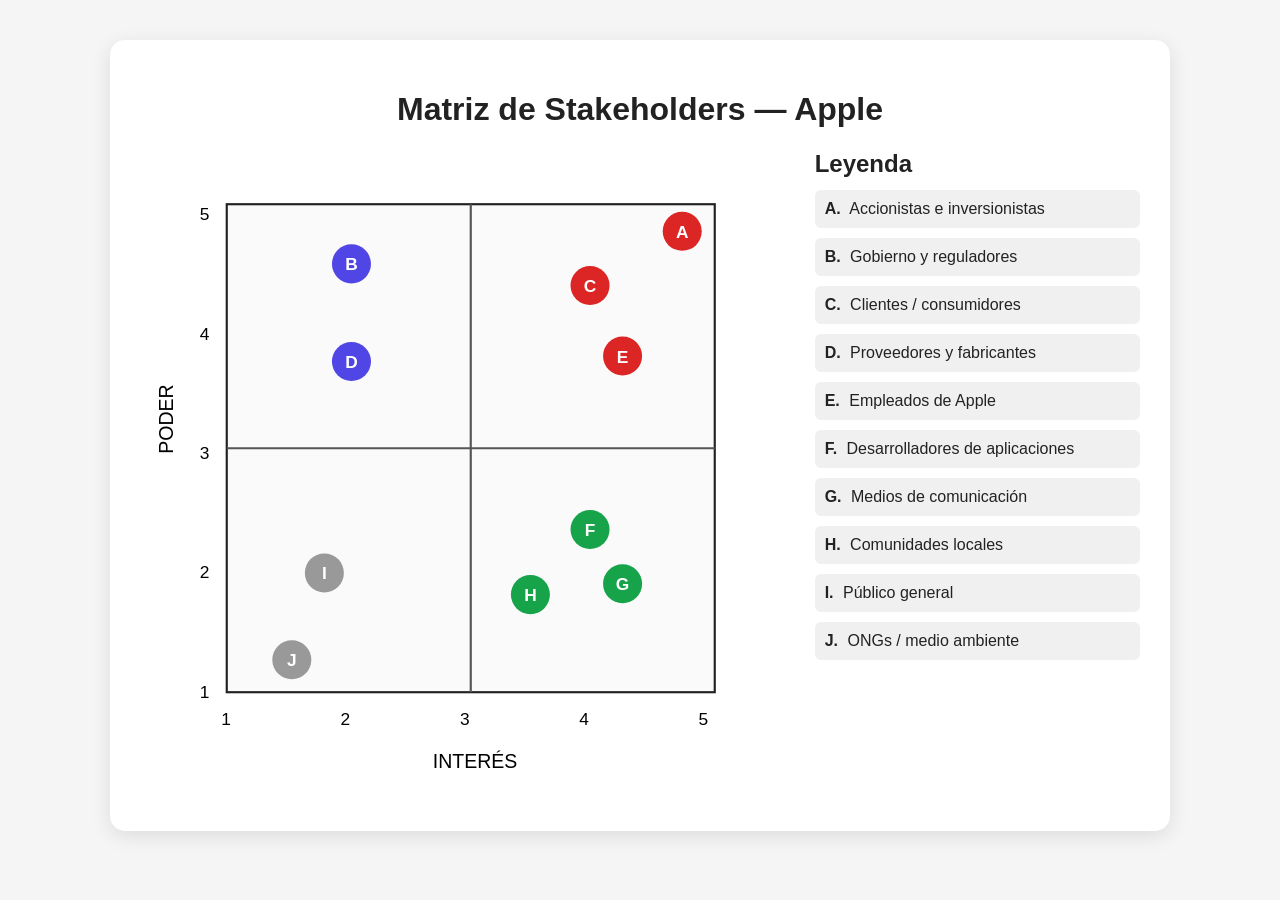
<file: matriz/matriz.html>
<!DOCTYPE html>
<html lang="es">
<head>
    <meta charset="UTF-8">
    <meta name="viewport" content="width=device-width, initial-scale=1.0">

    <title>Matriz de Stakeholders - Apple</title>
    <link rel="stylesheet" href="matriz.css">
</head>

<body>

<div class="container">

    <h1>Matriz de Stakeholders — Apple</h1>

    <div class="matrix-layout">

    <div class="matrix-container">

        <svg viewBox="0 0 600 600">

            <!-- Fondo de la matriz -->
            <rect
                x="80"
                y="50"
                width="450"
                height="450"
                fill="#fafafa"
                stroke="#222"
                stroke-width="2"
            />

            <!-- Líneas horizontales -->
            <line x1="80" y1="275" x2="530" y2="275"
                  stroke="#555" stroke-width="2"/>

            <!-- Línea vertical -->
            <line x1="305" y1="50" x2="305" y2="500"
                  stroke="#555" stroke-width="2"/>


            <!-- Eje Y -->
            <text x="30" y="280"
                  transform="rotate(-90 30 280)"
                  font-size="18">
                PODER
            </text>

            <!-- Eje X -->
            <text x="270" y="570"
                  font-size="18">
                INTERÉS
            </text>


            <!-- Números eje Y -->
            <text x="55" y="505">1</text>
            <text x="55" y="395">2</text>
            <text x="55" y="285">3</text>
            <text x="55" y="175">4</text>
            <text x="55" y="65">5</text>

            <!-- Números eje X -->
            <text x="75" y="530">1</text>
            <text x="185" y="530">2</text>
            <text x="295" y="530">3</text>
            <text x="405" y="530">4</text>
            <text x="515" y="530">5</text>


            <!-- STAKEHOLDERS -->

            <!-- B -->
            <g class="point"
               data-name="Gobierno y reguladores"
               data-power="4.5"
               data-interest="2">
                <circle cx="195" cy="105" r="18" fill="#4f46e5"/>
                <text x="195" y="111"
                      text-anchor="middle"
                      fill="white"
                      font-weight="bold">B</text>
            </g>


            <!-- D -->
            <g class="point"
               data-name="Proveedores y fabricantes"
               data-power="3.7"
               data-interest="2">
                <circle cx="195" cy="195" r="18" fill="#4f46e5"/>
                <text x="195" y="201"
                      text-anchor="middle"
                      fill="white"
                      font-weight="bold">D</text>
            </g>


            <!-- A -->
            <g class="point"
               data-name="Accionistas e inversionistas"
               data-power="4.8"
               data-interest="4.7">
                <circle cx="500" cy="75" r="18" fill="#dc2626"/>
                <text x="500" y="81"
                      text-anchor="middle"
                      fill="white"
                      font-weight="bold">A</text>
            </g>


            <!-- C -->
            <g class="point"
               data-name="Clientes / consumidores"
               data-power="4.2"
               data-interest="4">
                <circle cx="415" cy="125" r="18" fill="#dc2626"/>
                <text x="415" y="131"
                      text-anchor="middle"
                      fill="white"
                      font-weight="bold">C</text>
            </g>


            <!-- E -->
            <g class="point"
               data-name="Empleados de Apple"
               data-power="3.6"
               data-interest="4.3">
                <circle cx="445" cy="190" r="18" fill="#dc2626"/>
                <text x="445" y="196"
                      text-anchor="middle"
                      fill="white"
                      font-weight="bold">E</text>
            </g>


            <!-- F -->
            <g class="point"
               data-name="Desarrolladores de aplicaciones"
               data-power="2.3"
               data-interest="4">
                <circle cx="415" cy="350" r="18" fill="#16a34a"/>
                <text x="415" y="356"
                      text-anchor="middle"
                      fill="white"
                      font-weight="bold">F</text>
            </g>


            <!-- G -->
            <g class="point"
               data-name="Medios de comunicación"
               data-power="1.8"
               data-interest="4.3">
                <circle cx="445" cy="400" r="18" fill="#16a34a"/>
                <text x="445" y="406"
                      text-anchor="middle"
                      fill="white"
                      font-weight="bold">G</text>
            </g>


            <!-- H -->
            <g class="point"
               data-name="Comunidades locales"
               data-power="1.7"
               data-interest="3.5">
                <circle cx="360" cy="410" r="18" fill="#16a34a"/>
                <text x="360" y="416"
                      text-anchor="middle"
                      fill="white"
                      font-weight="bold">H</text>
            </g>


            <!-- I -->
            <g class="point"
               data-name="Público general"
               data-power="2"
               data-interest="1.8">
                <circle cx="170" cy="390" r="18" fill="#999"/>
                <text x="170" y="396"
                      text-anchor="middle"
                      fill="white"
                      font-weight="bold">I</text>
            </g>


            <!-- J -->
            <g class="point"
               data-name="ONGs / medio ambiente"
               data-power="1.3"
               data-interest="1.5">
                <circle cx="140" cy="470" r="18" fill="#999"/>
                <text x="140" y="476"
                      text-anchor="middle"
                      fill="white"
                      font-weight="bold">J</text>
            </g>

        </svg>

    </div>


    <!-- LEYENDA -->

    <aside class="legend-panel">

    <h2>Leyenda</h2>

    <div class="legend">

        <div class="legend-item">
            <strong>A.</strong>
            Accionistas e inversionistas
        </div>

        <div class="legend-item">
            <strong>B.</strong>
            Gobierno y reguladores
        </div>

        <div class="legend-item">
            <strong>C.</strong>
            Clientes / consumidores
        </div>

        <div class="legend-item">
            <strong>D.</strong>
            Proveedores y fabricantes
        </div>

        <div class="legend-item">
            <strong>E.</strong>
            Empleados de Apple
        </div>

        <div class="legend-item">
            <strong>F.</strong>
            Desarrolladores de aplicaciones
        </div>

        <div class="legend-item">
            <strong>G.</strong>
            Medios de comunicación
        </div>

        <div class="legend-item">
            <strong>H.</strong>
            Comunidades locales
        </div>

        <div class="legend-item">
            <strong>I.</strong>
            Público general
        </div>

        <div class="legend-item">
            <strong>J.</strong>
            ONGs / medio ambiente
        </div>

    </div>

    </aside>

    </div>

</div>


<!-- TOOLTIP -->

<div class="tooltip" id="tooltip"></div>


<script src="matriz.js"></script>

</body>
</html>
</file>
<file: matriz/matriz.css>
body {
    font-family: Arial, sans-serif;
    background: #f5f5f5;
    margin: 0;
    padding: 40px;
    color: #222;
}

.container {
    max-width: 1000px;
    margin: auto;
    background: white;
    padding: 30px;
    border-radius: 15px;
    box-shadow: 0 5px 20px rgba(0,0,0,0.1);
}

h1 {
    text-align: center;
}

.matrix-layout {
    display: grid;
    grid-template-columns: minmax(0, 2fr) minmax(260px, 1fr);
    gap: 24px;
    align-items: start;
}

.matrix-container {
    position: relative;
    display: flex;
    justify-content: center;
}

svg {
    width: 800px;
    max-width: 100%;
}

.point {
    cursor: pointer;
    transition: transform 1s;
}

.point:hover {
    transform: scale(1.025);
}

.point:hover circle {
    r: 24;
}

.point:hover text {
    font-size: 22px;
}

.tooltip {
    position: fixed;
    display: none;

    background: white;
    color: #222;

    padding: 18px;

    border-radius: 12px;

    border: 1px solid #ddd;

    box-shadow: 0 10px 30px rgba(0,0,0,0.2);

    width: 230px;

    pointer-events: none;

    z-index: 1000;
}


.legend-panel h2 {
    margin: 0 0 12px;
}

.legend {
    margin-top: 0;

    display: grid;
    grid-template-columns: 1fr;
    gap: 10px;
}

.legend-item {
    padding: 10px;
    border-radius: 6px;
    background: #f0f0f0;
}

.legend-item strong {
    margin-right: 5px;
}

@media (max-width: 760px) {
    .matrix-layout {
        grid-template-columns: 1fr;
    }

    .legend {
        grid-template-columns: repeat(2, 1fr);
    }
}

@media (max-width: 640px) {
    .legend {
        grid-template-columns: 1fr;
    }
}
</file>
